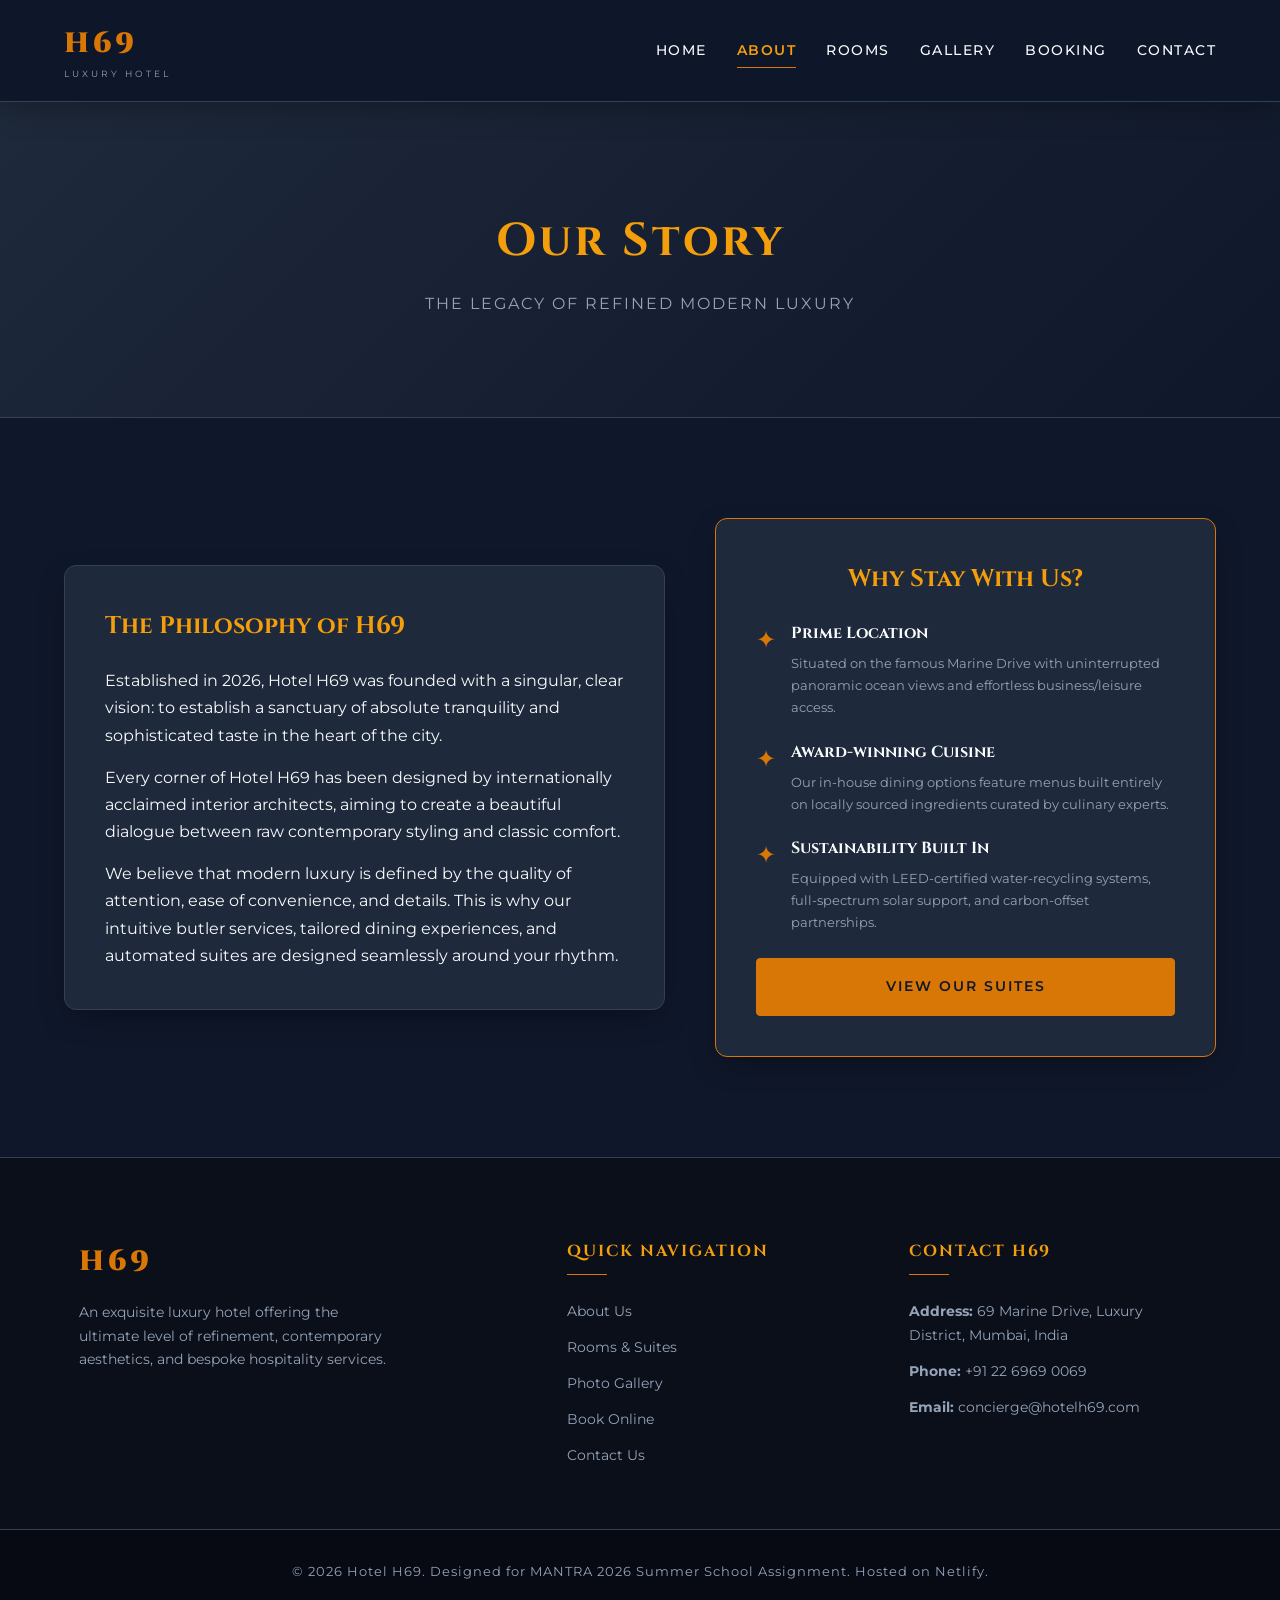
<file: about.html>
<!DOCTYPE html>
<html lang="en">
<head>
  <meta charset="UTF-8">
  <meta name="viewport" content="width=device-width, initial-scale=1.0">
  <title>About Hotel H69 | Our Story & Heritage | Official Site</title>
  <meta name="description" content="Discover the story and architectural marvel of Hotel H69. Learn about our commitment to luxury, guest experiences, and sustainable premium hospitality.">
  <meta name="keywords" content="about hotel h69, hotel story, luxury hospitality, h69 team, hotel heritage">
  <link rel="stylesheet" href="style.css">
</head>
<body>

<header class="site-header">
  <div class="container header-inner">
    <div class="logo-container">
      <a class="logo" href="index.html">H69</a>
      <span class="logo-sub">Luxury Hotel</span>
    </div>
    <button class="menu-btn" id="menuBtn" aria-label="Toggle navigation">☰</button>
    <nav class="nav-links" id="navLinks">
      <a href="index.html">Home</a>
      <a href="about.html" class="active">About</a>
      <a href="rooms.html">Rooms</a>
      <a href="gallery.html">Gallery</a>
      <a href="booking.html">Booking</a>
      <a href="contact.html">Contact</a>
    </nav>
  </div>
</header>

<section class="page-banner">
  <div class="container">
    <h1>Our Story</h1>
    <p>The Legacy of Refined Modern Luxury</p>
  </div>
</section>

<main class="container section">
  <div class="two-column">
    <div class="info-box">
      <h3>The Philosophy of H69</h3>
      <p>Established in 2026, Hotel H69 was founded with a singular, clear vision: to establish a sanctuary of absolute tranquility and sophisticated taste in the heart of the city.</p>
      <p style="margin-top: 15px;">Every corner of Hotel H69 has been designed by internationally acclaimed interior architects, aiming to create a beautiful dialogue between raw contemporary styling and classic comfort.</p>
      <p style="margin-top: 15px;">We believe that modern luxury is defined by the quality of attention, ease of convenience, and details. This is why our intuitive butler services, tailored dining experiences, and automated suites are designed seamlessly around your rhythm.</p>
    </div>
    
    <div class="calculator-box" style="text-align: center; border: 1px solid var(--color-accent);">
      <h3 style="font-family: var(--font-serif); font-size: 24px; color: var(--color-accent-light); margin-bottom: 20px;">Why Stay With Us?</h3>
      <div style="text-align: left; margin-bottom: 25px;">
        <div style="display: flex; gap: 15px; margin-bottom: 20px; align-items: flex-start;">
          <div style="font-size: 24px; color: var(--color-accent);">✦</div>
          <div>
            <h4 style="font-family: var(--font-serif); font-size: 16px; margin-bottom: 5px;">Prime Location</h4>
            <p style="color: var(--color-text-muted); font-size: 13px;">Situated on the famous Marine Drive with uninterrupted panoramic ocean views and effortless business/leisure access.</p>
          </div>
        </div>
        <div style="display: flex; gap: 15px; margin-bottom: 20px; align-items: flex-start;">
          <div style="font-size: 24px; color: var(--color-accent);">✦</div>
          <div>
            <h4 style="font-family: var(--font-serif); font-size: 16px; margin-bottom: 5px;">Award-winning Cuisine</h4>
            <p style="color: var(--color-text-muted); font-size: 13px;">Our in-house dining options feature menus built entirely on locally sourced ingredients curated by culinary experts.</p>
          </div>
        </div>
        <div style="display: flex; gap: 15px; align-items: flex-start;">
          <div style="font-size: 24px; color: var(--color-accent);">✦</div>
          <div>
            <h4 style="font-family: var(--font-serif); font-size: 16px; margin-bottom: 5px;">Sustainability Built In</h4>
            <p style="color: var(--color-text-muted); font-size: 13px;">Equipped with LEED-certified water-recycling systems, full-spectrum solar support, and carbon-offset partnerships.</p>
          </div>
        </div>
      </div>
      <a class="btn" href="rooms.html" style="width: 100%;">View Our Suites</a>
    </div>
  </div>
</main>

<footer class="site-footer">
  <div class="container footer-grid">
    <div class="footer-brand">
      <h3>H69</h3>
      <p>An exquisite luxury hotel offering the ultimate level of refinement, contemporary aesthetics, and bespoke hospitality services.</p>
    </div>
    <div class="footer-section">
      <h4>Quick Navigation</h4>
      <ul class="footer-links">
        <li><a href="about.html">About Us</a></li>
        <li><a href="rooms.html">Rooms &amp; Suites</a></li>
        <li><a href="gallery.html">Photo Gallery</a></li>
        <li><a href="booking.html">Book Online</a></li>
        <li><a href="contact.html">Contact Us</a></li>
      </ul>
    </div>
    <div class="footer-section footer-contact">
      <h4>Contact H69</h4>
      <p><strong>Address:</strong> 69 Marine Drive, Luxury District, Mumbai, India</p>
      <p><strong>Phone:</strong> +91 22 6969 0069</p>
      <p><strong>Email:</strong> concierge@hotelh69.com</p>
    </div>
  </div>
  <div class="copyright">
    <div class="container">
      <p>© 2026 Hotel H69. Designed for MANTRA 2026 Summer School Assignment. Hosted on Netlify.</p>
    </div>
  </div>
</footer>

<script src="script.js"></script>
</body>
</html>
</file>
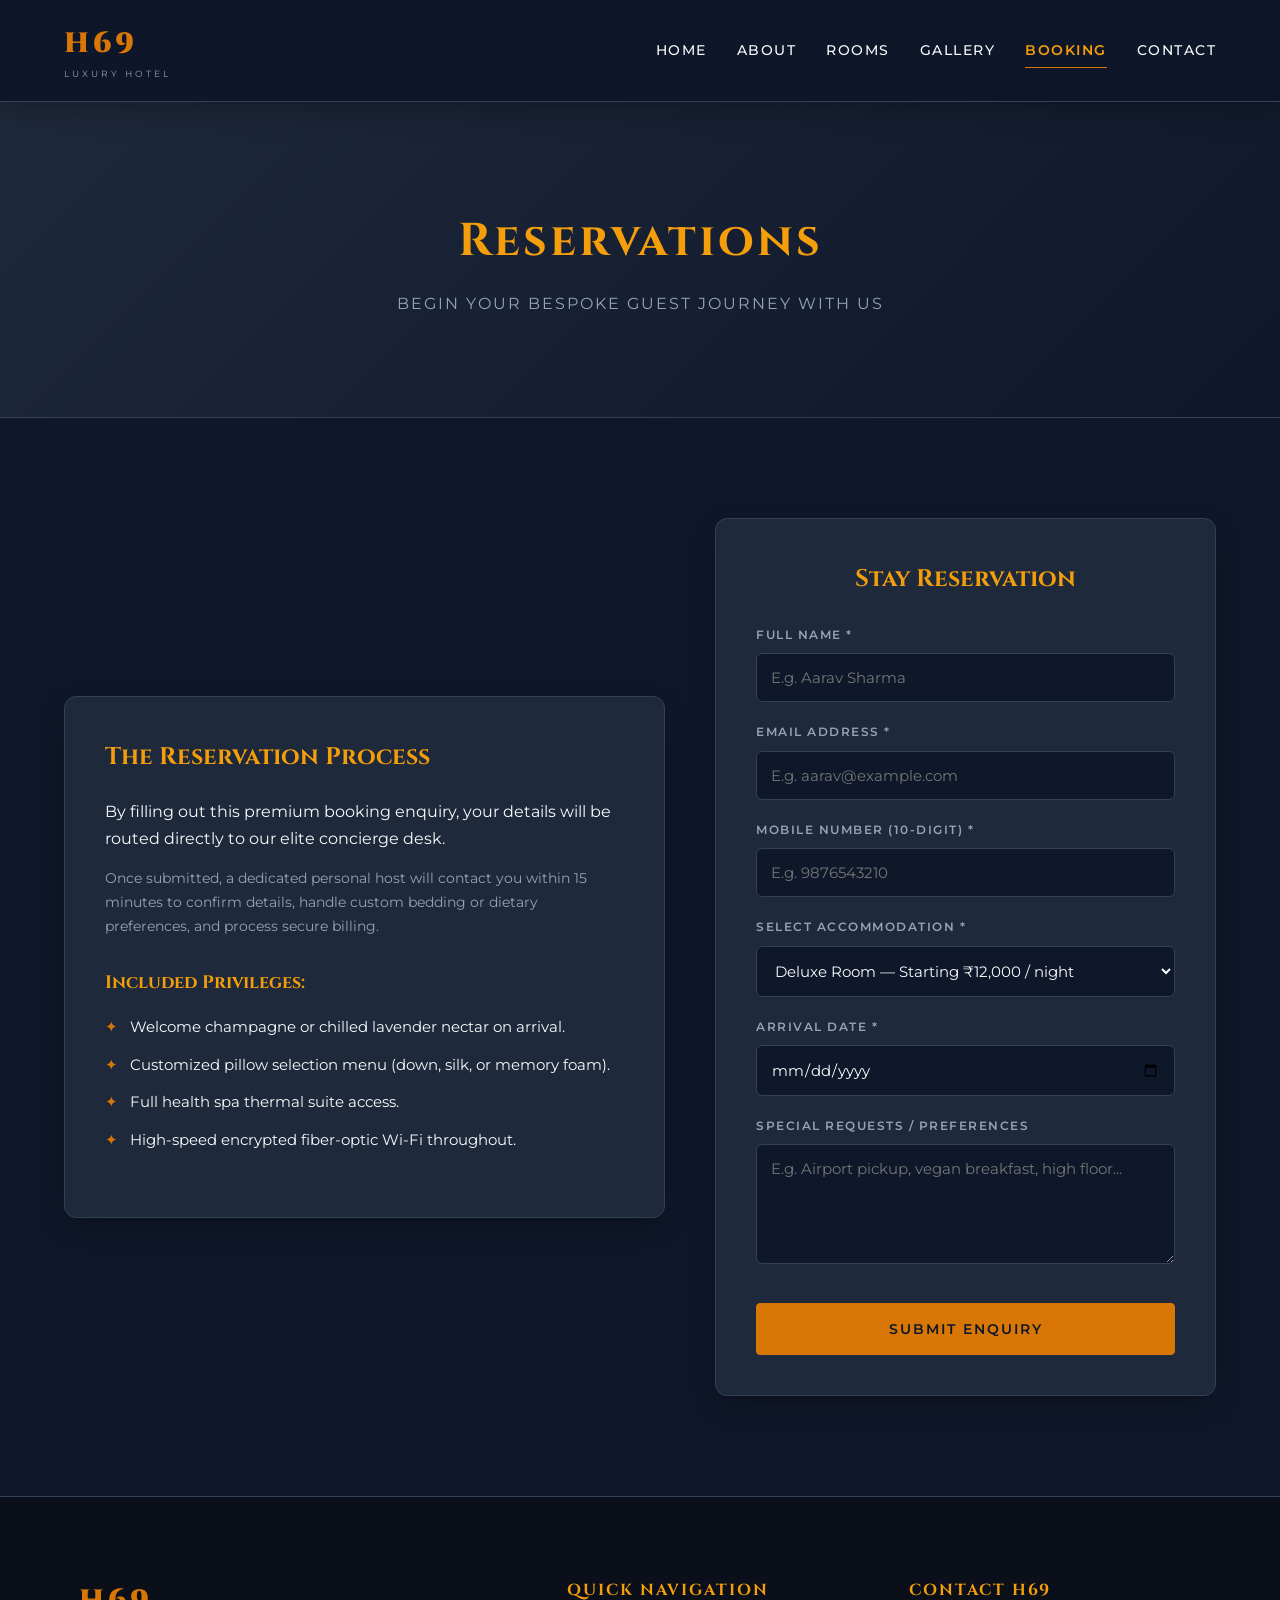
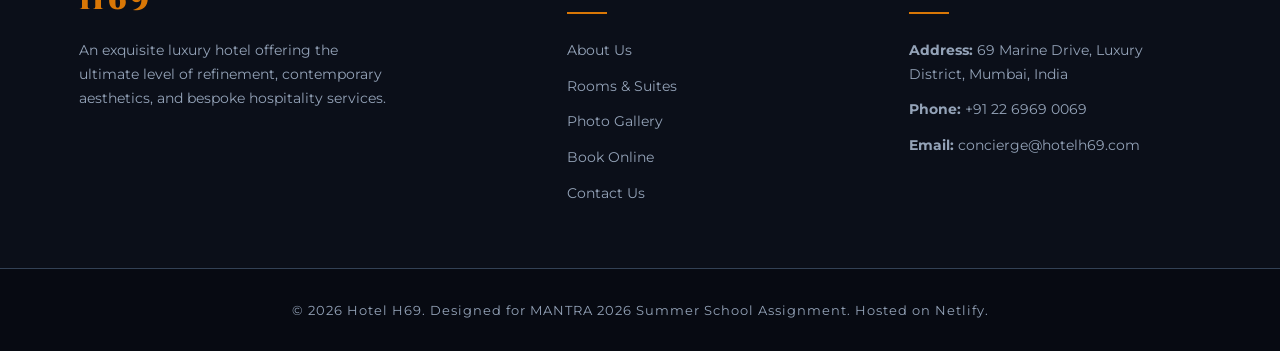
<file: booking.html>
<!DOCTYPE html>
<html lang="en">
<head>
  <meta charset="UTF-8">
  <meta name="viewport" content="width=device-width, initial-scale=1.0">
  <title>Book Your Stay | Hotel H69 Premium Reservation</title>
  <meta name="description" content="Secure your luxury stay at Hotel H69. Use our smart interactive booking form with complete validation to request rooms, suites, or our elite penthouse.">
  <meta name="keywords" content="h69 booking, reservation, luxury hotel reservation, book deluxe room, book suite">
  <link rel="stylesheet" href="style.css">
</head>
<body>

<header class="site-header">
  <div class="container header-inner">
    <div class="logo-container">
      <a class="logo" href="index.html">H69</a>
      <span class="logo-sub">Luxury Hotel</span>
    </div>
    <button class="menu-btn" id="menuBtn" aria-label="Toggle navigation">☰</button>
    <nav class="nav-links" id="navLinks">
      <a href="index.html">Home</a>
      <a href="about.html">About</a>
      <a href="rooms.html">Rooms</a>
      <a href="gallery.html">Gallery</a>
      <a href="booking.html" class="active">Booking</a>
      <a href="contact.html">Contact</a>
    </nav>
  </div>
</header>

<section class="page-banner">
  <div class="container">
    <h1>Reservations</h1>
    <p>Begin Your Bespoke Guest Journey with Us</p>
  </div>
</section>

<main class="container section">
  <div class="two-column">
    <div class="info-box">
      <h3>The Reservation Process</h3>
      <p>By filling out this premium booking enquiry, your details will be routed directly to our elite concierge desk.</p>
      <p style="margin-top: 15px; color: var(--color-text-muted); font-size: 14px;">Once submitted, a dedicated personal host will contact you within 15 minutes to confirm details, handle custom bedding or dietary preferences, and process secure billing.</p>
      
      <h4 style="font-family: var(--font-serif); font-size: 18px; color: var(--color-accent-light); margin-top: 30px; margin-bottom: 15px;">Included Privileges:</h4>
      <ul>
        <li>Welcome champagne or chilled lavender nectar on arrival.</li>
        <li>Customized pillow selection menu (down, silk, or memory foam).</li>
        <li>Full health spa thermal suite access.</li>
        <li>High-speed encrypted fiber-optic Wi-Fi throughout.</li>
      </ul>
    </div>

    <!-- Booking Form utilizing Netlify Forms and detailed JS validation -->
    <div class="calculator-box">
      <h3 style="font-family: var(--font-serif); font-size: 24px; color: var(--color-accent-light); margin-bottom: 25px; text-align: center;">Stay Reservation</h3>
      
      <form id="bookingForm" name="h69-booking" method="POST" data-netlify="true">
        <!-- Netlify Forms Hidden Input -->
        <input type="hidden" name="form-name" value="h69-booking" />
        
        <div class="form-group">
          <label for="fullName">Full Name *</label>
          <input type="text" id="fullName" name="name" placeholder="E.g. Aarav Sharma" required>
        </div>
        
        <div class="form-group">
          <label for="emailAddress">Email Address *</label>
          <input type="email" id="emailAddress" name="email" placeholder="E.g. aarav@example.com" required>
        </div>
        
        <div class="form-group">
          <label for="phoneNumber">Mobile Number (10-digit) *</label>
          <input type="tel" id="phoneNumber" name="phone" placeholder="E.g. 9876543210" required>
        </div>
        
        <div class="form-group">
          <label for="roomType">Select Accommodation *</label>
          <select id="roomType" name="room" required>
            <option value="deluxe">Deluxe Room — Starting ₹12,000 / night</option>
            <option value="executive">Executive Suite — Starting ₹25,000 / night</option>
            <option value="penthouse">The H69 Penthouse — Starting ₹65,000 / night</option>
          </select>
        </div>
        
        <div class="form-group">
          <label for="arrivalDate">Arrival Date *</label>
          <input type="date" id="arrivalDate" name="arrival" required>
        </div>
        
        <div class="form-group">
          <label for="specialRequests">Special Requests / Preferences</label>
          <textarea id="specialRequests" name="requests" placeholder="E.g. Airport pickup, vegan breakfast, high floor..."></textarea>
        </div>

        <button type="submit" class="btn" style="width: 100%; margin-top: 10px;">Submit Enquiry</button>
        
        <!-- Interactive JS feedback box -->
        <div class="form-message" id="formMessage"></div>
      </form>
    </div>
  </div>
</main>

<footer class="site-footer">
  <div class="container footer-grid">
    <div class="footer-brand">
      <h3>H69</h3>
      <p>An exquisite luxury hotel offering the ultimate level of refinement, contemporary aesthetics, and bespoke hospitality services.</p>
    </div>
    <div class="footer-section">
      <h4>Quick Navigation</h4>
      <ul class="footer-links">
        <li><a href="about.html">About Us</a></li>
        <li><a href="rooms.html">Rooms &amp; Suites</a></li>
        <li><a href="gallery.html">Photo Gallery</a></li>
        <li><a href="booking.html">Book Online</a></li>
        <li><a href="contact.html">Contact Us</a></li>
      </ul>
    </div>
    <div class="footer-section footer-contact">
      <h4>Contact H69</h4>
      <p><strong>Address:</strong> 69 Marine Drive, Luxury District, Mumbai, India</p>
      <p><strong>Phone:</strong> +91 22 6969 0069</p>
      <p><strong>Email:</strong> concierge@hotelh69.com</p>
    </div>
  </div>
  <div class="copyright">
    <div class="container">
      <p>© 2026 Hotel H69. Designed for MANTRA 2026 Summer School Assignment. Hosted on Netlify.</p>
    </div>
  </div>
</footer>

<script src="script.js"></script>
</body>
</html>
</file>
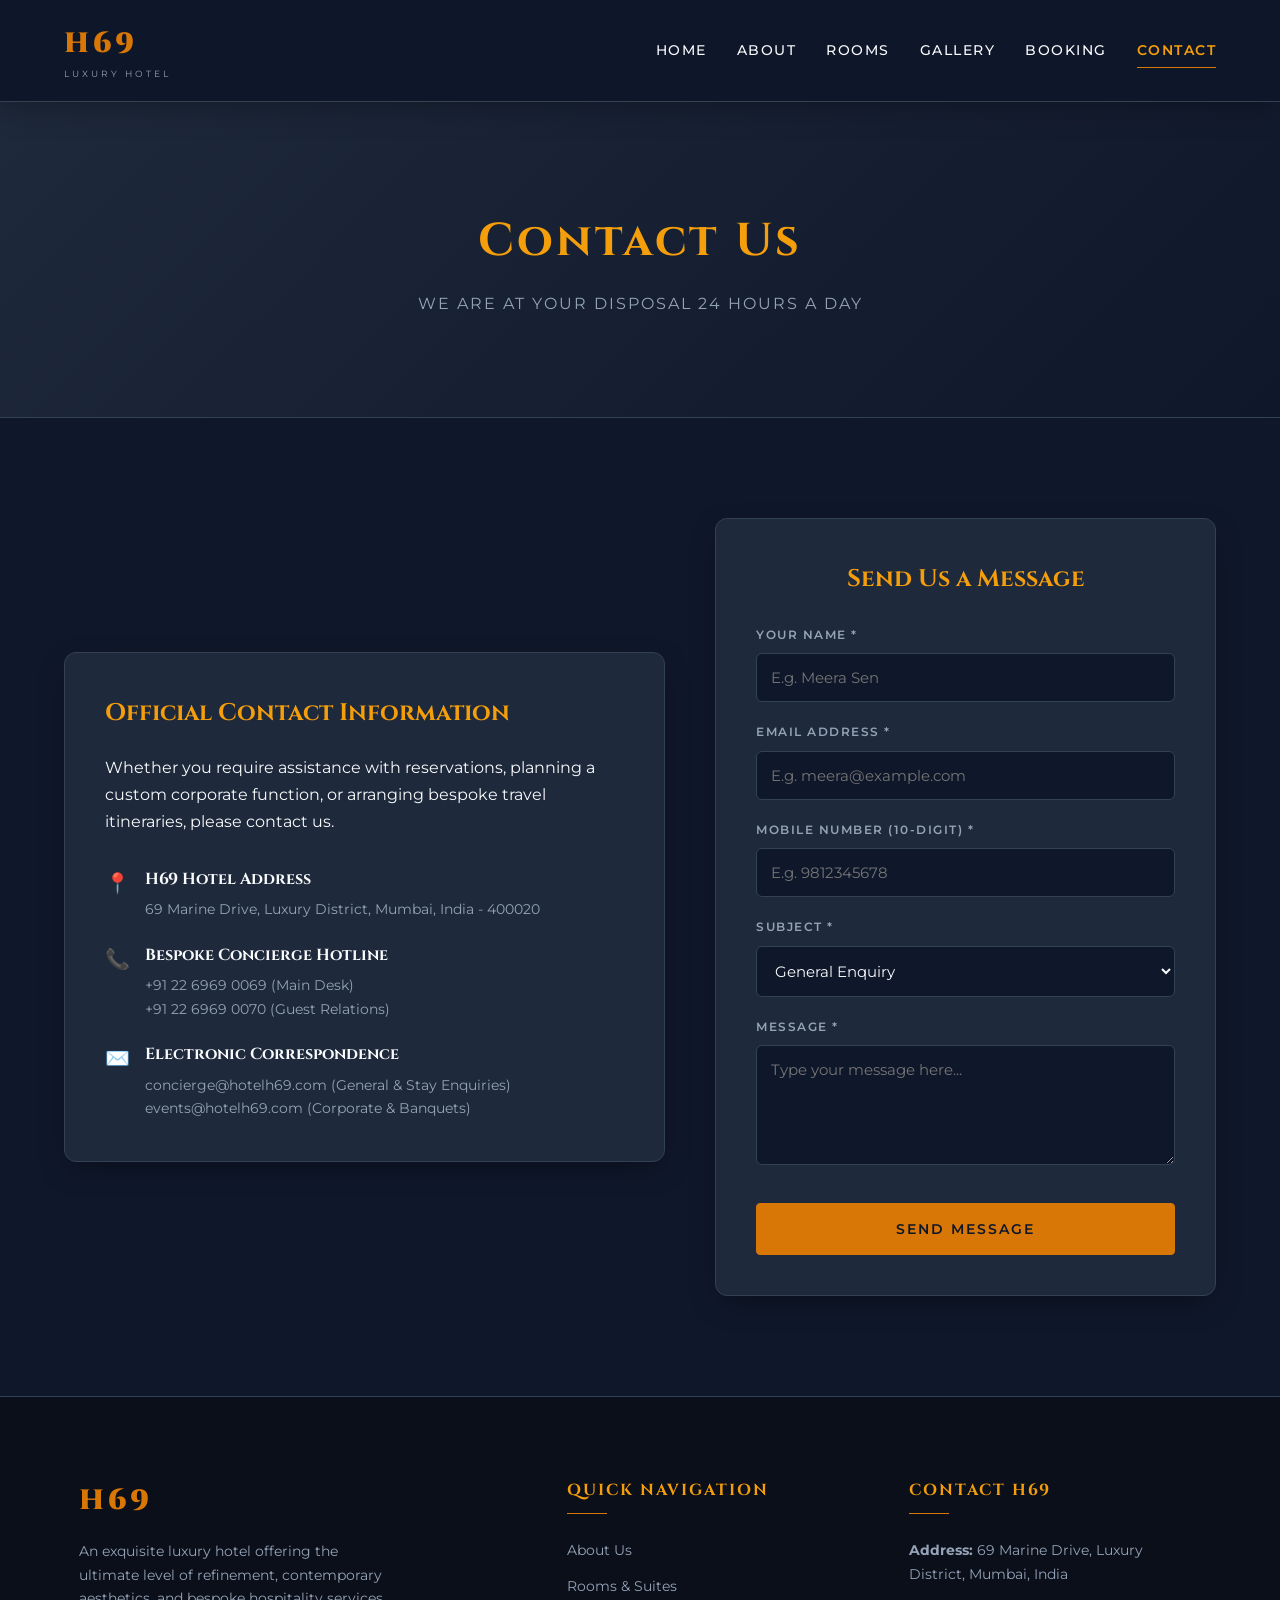
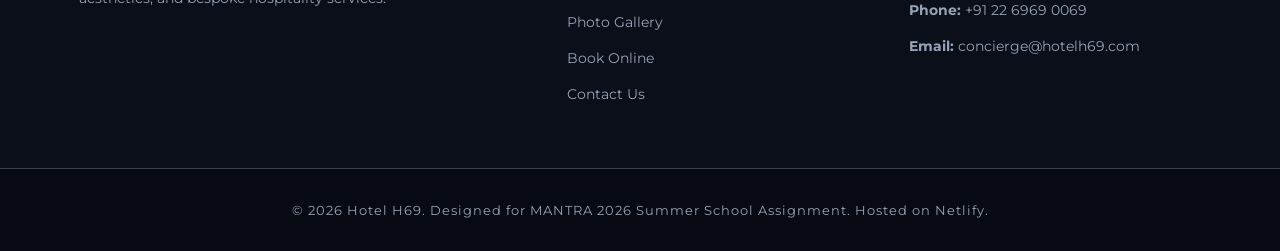
<file: contact.html>
<!DOCTYPE html>
<html lang="en">
<head>
  <meta charset="UTF-8">
  <meta name="viewport" content="width=device-width, initial-scale=1.0">
  <title>Contact Us | Hotel H69 Location & Enquiry</title>
  <meta name="description" content="Get in touch with Hotel H69. Find our official contact details, physical address at Marine Drive, and send a message using our validated online contact form.">
  <meta name="keywords" content="h69 contact, hotel location, marine drive hotel, hotel h69 email, hotel phone number">
  <link rel="stylesheet" href="style.css">
</head>
<body>

<header class="site-header">
  <div class="container header-inner">
    <div class="logo-container">
      <a class="logo" href="index.html">H69</a>
      <span class="logo-sub">Luxury Hotel</span>
    </div>
    <button class="menu-btn" id="menuBtn" aria-label="Toggle navigation">☰</button>
    <nav class="nav-links" id="navLinks">
      <a href="index.html">Home</a>
      <a href="about.html">About</a>
      <a href="rooms.html">Rooms</a>
      <a href="gallery.html">Gallery</a>
      <a href="booking.html">Booking</a>
      <a href="contact.html" class="active">Contact</a>
    </nav>
  </div>
</header>

<section class="page-banner">
  <div class="container">
    <h1>Contact Us</h1>
    <p>We are At Your Disposal 24 Hours a Day</p>
  </div>
</section>

<main class="container section">
  <div class="two-column">
    <div class="info-box">
      <h3>Official Contact Information</h3>
      <p>Whether you require assistance with reservations, planning a custom corporate function, or arranging bespoke travel itineraries, please contact us.</p>
      
      <div style="margin-top: 30px;">
        <div style="display: flex; gap: 15px; margin-bottom: 20px; align-items: flex-start;">
          <div style="font-size: 20px; color: var(--color-accent-light);">📍</div>
          <div>
            <h4 style="font-family: var(--font-serif); font-size: 16px; margin-bottom: 5px;">H69 Hotel Address</h4>
            <p style="color: var(--color-text-muted); font-size: 14px;">69 Marine Drive, Luxury District, Mumbai, India - 400020</p>
          </div>
        </div>

        <div style="display: flex; gap: 15px; margin-bottom: 20px; align-items: flex-start;">
          <div style="font-size: 20px; color: var(--color-accent-light);">📞</div>
          <div>
            <h4 style="font-family: var(--font-serif); font-size: 16px; margin-bottom: 5px;">Bespoke Concierge Hotline</h4>
            <p style="color: var(--color-text-muted); font-size: 14px;">+91 22 6969 0069 (Main Desk)</p>
            <p style="color: var(--color-text-muted); font-size: 14px;">+91 22 6969 0070 (Guest Relations)</p>
          </div>
        </div>

        <div style="display: flex; gap: 15px; align-items: flex-start;">
          <div style="font-size: 20px; color: var(--color-accent-light);">✉️</div>
          <div>
            <h4 style="font-family: var(--font-serif); font-size: 16px; margin-bottom: 5px;">Electronic Correspondence</h4>
            <p style="color: var(--color-text-muted); font-size: 14px;">concierge@hotelh69.com (General &amp; Stay Enquiries)</p>
            <p style="color: var(--color-text-muted); font-size: 14px;">events@hotelh69.com (Corporate &amp; Banquets)</p>
          </div>
        </div>
      </div>
    </div>

    <!-- Contact Form utilizing Netlify Forms and detailed JS validation -->
    <div class="calculator-box">
      <h3 style="font-family: var(--font-serif); font-size: 24px; color: var(--color-accent-light); margin-bottom: 25px; text-align: center;">Send Us a Message</h3>
      
      <form id="contactForm" name="h69-contact" method="POST" data-netlify="true">
        <!-- Netlify Forms Hidden Input -->
        <input type="hidden" name="form-name" value="h69-contact" />
        
        <div class="form-group">
          <label for="contactName">Your Name *</label>
          <input type="text" id="contactName" name="name" placeholder="E.g. Meera Sen" required>
        </div>
        
        <div class="form-group">
          <label for="contactEmail">Email Address *</label>
          <input type="email" id="contactEmail" name="email" placeholder="E.g. meera@example.com" required>
        </div>
        
        <div class="form-group">
          <label for="contactPhone">Mobile Number (10-digit) *</label>
          <input type="tel" id="contactPhone" name="phone" placeholder="E.g. 9812345678" required>
        </div>

        <div class="form-group">
          <label for="contactSubject">Subject *</label>
          <select id="contactSubject" name="subject" required>
            <option value="general" selected>General Enquiry</option>
            <option value="feedback">Guest Experience Feedback</option>
            <option value="events">Events &amp; Banquets</option>
            <option value="career">Careers / Human Resources</option>
          </select>
        </div>
        
        <div class="form-group">
          <label for="contactMessage">Message *</label>
          <textarea id="contactMessage" name="message" placeholder="Type your message here..." required></textarea>
        </div>

        <button type="submit" class="btn" style="width: 100%; margin-top: 10px;">Send Message</button>
        
        <!-- Interactive JS feedback box -->
        <div class="form-message" id="formMessage"></div>
      </form>
    </div>
  </div>
</main>

<footer class="site-footer">
  <div class="container footer-grid">
    <div class="footer-brand">
      <h3>H69</h3>
      <p>An exquisite luxury hotel offering the ultimate level of refinement, contemporary aesthetics, and bespoke hospitality services.</p>
    </div>
    <div class="footer-section">
      <h4>Quick Navigation</h4>
      <ul class="footer-links">
        <li><a href="about.html">About Us</a></li>
        <li><a href="rooms.html">Rooms &amp; Suites</a></li>
        <li><a href="gallery.html">Photo Gallery</a></li>
        <li><a href="booking.html">Book Online</a></li>
        <li><a href="contact.html">Contact Us</a></li>
      </ul>
    </div>
    <div class="footer-section footer-contact">
      <h4>Contact H69</h4>
      <p><strong>Address:</strong> 69 Marine Drive, Luxury District, Mumbai, India</p>
      <p><strong>Phone:</strong> +91 22 6969 0069</p>
      <p><strong>Email:</strong> concierge@hotelh69.com</p>
    </div>
  </div>
  <div class="copyright">
    <div class="container">
      <p>© 2026 Hotel H69. Designed for MANTRA 2026 Summer School Assignment. Hosted on Netlify.</p>
    </div>
  </div>
</footer>

<script src="script.js"></script>
</body>
</html>
</file>
<file: style.css>
/* 
  H69 Luxury Hotel - Core Stylesheet
  Designed for MANTRA 2026 Summer School Assignment
*/

/* --- Google Fonts Import --- */
@import url('https://fonts.googleapis.com/css2?family=Cinzel:wght@400;600;700;900&family=Montserrat:wght@200;300;400;500;600;700&display=swap');

/* --- Root & CSS Variables --- */
:root {
  /* Elegant Premium Color Palette */
  --color-primary: #0F172A;     /* Rich dark slate background */
  --color-secondary: #1E293B;   /* Medium slate card/header background */
  --color-accent: #D97706;      /* Sophisticated deep amber/gold */
  --color-accent-light: #F59E0B;/* Bright luxury gold glow */
  --color-accent-dark: #B45309; /* Dark burnished bronze */
  --color-text-light: #F8FAFC;  /* Off-white readable text */
  --color-text-muted: #94A3B8;  /* Muted slate for descriptions */
  --color-border: #334155;      /* Subtle border color */
  --color-success: #10B981;     /* Success green for confirmation messages */
  --color-error: #EF4444;       /* Alert red for errors */

  /* Fonts */
  --font-serif: 'Cinzel', 'Georgia', serif;
  --font-sans: 'Montserrat', 'Arial', sans-serif;
  
  /* Transitions & Effects */
  --transition-smooth: all 0.4s cubic-bezier(0.4, 0, 0.2, 1);
  --shadow-premium: 0 10px 30px -10px rgba(0, 0, 0, 0.5);
  --shadow-gold: 0 4px 20px rgba(217, 119, 6, 0.15);
  --border-radius: 12px;
}

/* --- Base Resets --- */
* {
  box-sizing: border-box;
  margin: 0;
  padding: 0;
}

html {
  scroll-behavior: smooth;
  height: -webkit-fill-available;
}

body {
  font-family: var(--font-sans);
  background-color: var(--color-primary);
  color: var(--color-text-light);
  line-height: 1.7;
  overflow-x: hidden;
  -webkit-font-smoothing: antialiased;
}

.container {
  width: 90%;
  max-width: 1200px;
  margin: 0 auto;
  padding: 0 15px;
}

/* --- Header & Navigation --- */
.site-header {
  background-color: rgba(15, 23, 42, 0.95);
  backdrop-filter: blur(12px);
  -webkit-backdrop-filter: blur(12px);
  border-bottom: 1px solid var(--color-border);
  position: sticky;
  top: 0;
  z-index: 1000;
  box-shadow: 0 4px 30px rgba(0, 0, 0, 0.3);
  transition: var(--transition-smooth);
}

.header-inner {
  display: flex;
  justify-content: space-between;
  align-items: center;
  padding: 20px 0;
}

.logo-container {
  display: flex;
  flex-direction: column;
}

.logo {
  font-family: var(--font-serif);
  font-size: 28px;
  font-weight: 900;
  color: var(--color-accent);
  text-decoration: none;
  letter-spacing: 4px;
  transition: var(--transition-smooth);
}

.logo:hover {
  color: var(--color-accent-light);
  text-shadow: 0 0 10px rgba(245, 158, 11, 0.3);
}

.logo-sub {
  font-size: 9px;
  letter-spacing: 3px;
  color: var(--color-text-muted);
  text-transform: uppercase;
  margin-top: -2px;
}

.nav-links {
  display: flex;
  gap: 30px;
  align-items: center;
}

.nav-links a {
  color: var(--color-text-light);
  text-decoration: none;
  font-size: 14px;
  font-weight: 500;
  letter-spacing: 1.5px;
  text-transform: uppercase;
  position: relative;
  padding: 6px 0;
  transition: var(--transition-smooth);
}

.nav-links a::after {
  content: '';
  position: absolute;
  bottom: 0;
  left: 0;
  width: 0;
  height: 1.5px;
  background-color: var(--color-accent);
  transition: var(--transition-smooth);
}

.nav-links a:hover {
  color: var(--color-accent-light);
}

.nav-links a:hover::after,
.nav-links a.active::after {
  width: 100%;
}

.nav-links a.active {
  color: var(--color-accent-light);
  font-weight: 600;
}

.menu-btn {
  display: none;
  background: transparent;
  color: var(--color-accent);
  border: 1px solid var(--color-accent);
  padding: 8px 14px;
  font-size: 20px;
  border-radius: 6px;
  cursor: pointer;
  transition: var(--transition-smooth);
}

.menu-btn:hover {
  background-color: var(--color-accent);
  color: var(--color-primary);
}

/* --- Hero Section --- */
.hero {
  min-height: 85vh;
  background: linear-gradient(rgba(15, 23, 42, 0.75), rgba(15, 23, 42, 0.85)), url("images/hero.svg") center/cover no-repeat;
  display: flex;
  align-items: center;
  position: relative;
}

.hero-content {
  max-width: 800px;
  padding: 40px 0;
}

.hero-subtitle {
  font-size: 14px;
  color: var(--color-accent);
  letter-spacing: 6px;
  text-transform: uppercase;
  font-weight: 600;
  margin-bottom: 15px;
}

.hero h1 {
  font-family: var(--font-serif);
  font-size: 56px;
  font-weight: 700;
  line-height: 1.2;
  margin-bottom: 24px;
  letter-spacing: 2px;
}

.hero p {
  font-size: 18px;
  color: var(--color-text-muted);
  margin-bottom: 35px;
  max-width: 600px;
}

.btn-group {
  display: flex;
  flex-wrap: wrap;
  gap: 15px;
}

/* --- Buttons --- */
.btn {
  display: inline-block;
  background-color: var(--color-accent);
  color: var(--color-primary);
  font-family: var(--font-sans);
  font-size: 14px;
  font-weight: 600;
  letter-spacing: 2px;
  text-transform: uppercase;
  padding: 16px 32px;
  border-radius: 4px;
  text-decoration: none;
  border: 1px solid var(--color-accent);
  cursor: pointer;
  transition: var(--transition-smooth);
}

.btn:hover {
  background-color: var(--color-accent-light);
  border-color: var(--color-accent-light);
  box-shadow: var(--shadow-gold);
  transform: translateY(-2px);
}

.btn-outline {
  background-color: transparent;
  color: var(--color-text-light);
  border-color: var(--color-border);
}

.btn-outline:hover {
  background-color: var(--color-text-light);
  color: var(--color-primary);
  border-color: var(--color-text-light);
  transform: translateY(-2px);
  box-shadow: none;
}

.btn-small {
  padding: 10px 20px;
  font-size: 12px;
}

/* --- Page Banners --- */
.page-banner {
  background: linear-gradient(135deg, var(--color-secondary), var(--color-primary));
  border-bottom: 1px solid var(--color-border);
  padding: 100px 0;
  text-align: center;
  position: relative;
}

.page-banner h1 {
  font-family: var(--font-serif);
  font-size: 46px;
  letter-spacing: 3px;
  color: var(--color-accent-light);
  margin-bottom: 10px;
}

.page-banner p {
  color: var(--color-text-muted);
  font-size: 16px;
  letter-spacing: 2px;
  text-transform: uppercase;
}

/* --- Sections --- */
.section {
  padding: 100px 0;
}

.section-header {
  text-align: center;
  margin-bottom: 60px;
}

.section-subtitle {
  font-size: 12px;
  color: var(--color-accent);
  letter-spacing: 4px;
  text-transform: uppercase;
  font-weight: 600;
  margin-bottom: 10px;
  display: block;
}

.section h2 {
  font-family: var(--font-serif);
  font-size: 38px;
  letter-spacing: 2px;
  color: var(--color-text-light);
}

.section-header p {
  color: var(--color-text-muted);
  margin-top: 15px;
  max-width: 600px;
  margin-left: auto;
  margin-right: auto;
}

/* --- Cards / Grid --- */
.cards {
  display: grid;
  grid-template-columns: repeat(3, 1fr);
  gap: 30px;
}

.card {
  background-color: var(--color-secondary);
  border: 1px solid var(--color-border);
  border-radius: var(--border-radius);
  overflow: hidden;
  box-shadow: var(--shadow-premium);
  transition: var(--transition-smooth);
}

.card:hover {
  transform: translateY(-8px);
  border-color: var(--color-accent);
  box-shadow: var(--shadow-gold);
}

.card-img-container {
  width: 100%;
  height: 240px;
  overflow: hidden;
  position: relative;
}

.card-img-container img {
  width: 100%;
  height: 100%;
  object-fit: cover;
  transition: var(--transition-smooth);
}

.card:hover .card-img-container img {
  transform: scale(1.08);
}

.card-content {
  padding: 30px;
}

.card-tag {
  font-size: 11px;
  color: var(--color-accent);
  letter-spacing: 2px;
  text-transform: uppercase;
  font-weight: 600;
  margin-bottom: 10px;
  display: block;
}

.card h3 {
  font-family: var(--font-serif);
  font-size: 22px;
  color: var(--color-text-light);
  margin-bottom: 12px;
}

.card p {
  color: var(--color-text-muted);
  font-size: 14px;
  margin-bottom: 20px;
}

.card-footer {
  display: flex;
  justify-content: space-between;
  align-items: center;
  border-top: 1px solid var(--color-border);
  padding-top: 20px;
  margin-top: auto;
}

.price {
  font-size: 20px;
  font-weight: 700;
  color: var(--color-accent-light);
}

.price span {
  font-size: 12px;
  color: var(--color-text-muted);
  font-weight: 400;
}

/* --- Features Block --- */
.features-grid {
  display: grid;
  grid-template-columns: repeat(4, 1fr);
  gap: 20px;
  margin-top: 40px;
}

.feature-box {
  background-color: var(--color-secondary);
  border: 1px solid var(--color-border);
  padding: 30px 20px;
  border-radius: var(--border-radius);
  text-align: center;
  transition: var(--transition-smooth);
}

.feature-box:hover {
  border-color: var(--color-accent);
  transform: translateY(-5px);
}

.feature-icon {
  font-size: 32px;
  color: var(--color-accent);
  margin-bottom: 15px;
}

.feature-box h3 {
  font-family: var(--font-serif);
  font-size: 18px;
  margin-bottom: 10px;
}

.feature-box p {
  color: var(--color-text-muted);
  font-size: 13px;
}

/* --- Highlight Section --- */
.highlight-block {
  background: linear-gradient(rgba(15, 23, 42, 0.85), rgba(15, 23, 42, 0.85)), url("images/hero.svg") center/cover no-repeat;
  border: 1px solid var(--color-accent);
  border-radius: var(--border-radius);
  padding: 80px 40px;
  text-align: center;
  margin-bottom: 40px;
  box-shadow: var(--shadow-premium);
}

.highlight-block h2 {
  font-family: var(--font-serif);
  font-size: 36px;
  color: var(--color-accent-light);
  margin-bottom: 15px;
}

.highlight-block p {
  font-size: 18px;
  max-width: 700px;
  margin: 0 auto 30px auto;
  color: var(--color-text-muted);
}

/* --- Two Column Layout --- */
.two-column {
  display: grid;
  grid-template-columns: 1.2fr 1fr;
  gap: 50px;
  align-items: center;
}

.info-box {
  background-color: var(--color-secondary);
  border: 1px solid var(--color-border);
  padding: 40px;
  border-radius: var(--border-radius);
  box-shadow: var(--shadow-premium);
}

.info-box h3 {
  font-family: var(--font-serif);
  font-size: 24px;
  color: var(--color-accent-light);
  margin-bottom: 20px;
}

.info-box ul {
  list-style: none;
  margin-bottom: 25px;
}

.info-box ul li {
  position: relative;
  padding-left: 25px;
  margin-bottom: 12px;
  font-size: 15px;
}

.info-box ul li::before {
  content: '✦';
  position: absolute;
  left: 0;
  color: var(--color-accent);
}

/* --- Form Styles --- */
.calculator-box {
  background-color: var(--color-secondary);
  border: 1px solid var(--color-border);
  padding: 40px;
  border-radius: var(--border-radius);
  box-shadow: var(--shadow-premium);
}

form {
  width: 100%;
}

.form-group {
  margin-bottom: 20px;
}

label {
  display: block;
  font-size: 12px;
  font-weight: 600;
  letter-spacing: 1.5px;
  text-transform: uppercase;
  color: var(--color-text-muted);
  margin-bottom: 8px;
}

input, select, textarea {
  width: 100%;
  background-color: var(--color-primary);
  border: 1px solid var(--color-border);
  border-radius: 6px;
  padding: 14px;
  color: var(--color-text-light);
  font-family: var(--font-sans);
  font-size: 15px;
  transition: var(--transition-smooth);
}

input:focus, select:focus, textarea:focus {
  outline: none;
  border-color: var(--color-accent);
  box-shadow: 0 0 10px rgba(217, 119, 6, 0.1);
}

textarea {
  resize: vertical;
  min-height: 120px;
}

.form-message {
  margin-top: 15px;
  padding: 12px;
  border-radius: 6px;
  font-size: 14px;
  font-weight: 500;
  display: none;
  text-align: center;
}

.result-box {
  margin-top: 25px;
  padding: 20px;
  background-color: var(--color-primary);
  border: 1px solid var(--color-border);
  border-radius: 6px;
  text-align: center;
}

.result {
  font-size: 20px;
  font-weight: 700;
  color: var(--color-accent-light);
}

/* --- Gallery & Filter --- */
.filter-buttons {
  display: flex;
  justify-content: center;
  gap: 10px;
  margin-bottom: 40px;
  flex-wrap: wrap;
}

.filter-btn {
  background: transparent;
  color: var(--color-text-muted);
  border: 1px solid var(--color-border);
  padding: 10px 20px;
  border-radius: 4px;
  cursor: pointer;
  font-family: var(--font-sans);
  font-weight: 600;
  font-size: 12px;
  letter-spacing: 1.5px;
  text-transform: uppercase;
  transition: var(--transition-smooth);
}

.filter-btn:hover, .filter-btn.active {
  background-color: var(--color-accent);
  color: var(--color-primary);
  border-color: var(--color-accent);
}

.gallery-grid {
  display: grid;
  grid-template-columns: repeat(3, 1fr);
  gap: 25px;
}

.gallery-item {
  position: relative;
  border-radius: var(--border-radius);
  overflow: hidden;
  aspect-ratio: 4/3;
  border: 1px solid var(--color-border);
  box-shadow: var(--shadow-premium);
  cursor: pointer;
  transition: var(--transition-smooth);
}

.gallery-item img {
  width: 100%;
  height: 100%;
  object-fit: cover;
  transition: var(--transition-smooth);
}

.gallery-overlay {
  position: absolute;
  top: 0;
  left: 0;
  width: 100%;
  height: 100%;
  background: linear-gradient(transparent, rgba(15, 23, 42, 0.9));
  display: flex;
  flex-direction: column;
  justify-content: flex-end;
  padding: 25px;
  opacity: 0;
  transition: var(--transition-smooth);
}

.gallery-item:hover {
  transform: translateY(-5px);
  border-color: var(--color-accent);
  box-shadow: var(--shadow-gold);
}

.gallery-item:hover img {
  transform: scale(1.08);
}

.gallery-item:hover .gallery-overlay {
  opacity: 1;
}

.gallery-overlay h3 {
  font-family: var(--font-serif);
  font-size: 20px;
  color: var(--color-accent-light);
  margin-bottom: 5px;
}

.gallery-overlay p {
  color: var(--color-text-muted);
  font-size: 13px;
  letter-spacing: 1px;
  text-transform: uppercase;
}

/* --- Footer --- */
.site-footer {
  background-color: #0B0F19;
  color: var(--color-text-light);
  border-top: 1px solid var(--color-border);
  padding: 80px 0 0 0;
  font-size: 14px;
}

.footer-grid {
  display: grid;
  grid-template-columns: 1.5fr 1fr 1fr;
  gap: 50px;
  margin-bottom: 50px;
}

.footer-brand h3 {
  font-family: var(--font-serif);
  font-size: 28px;
  font-weight: 900;
  color: var(--color-accent);
  letter-spacing: 4px;
  margin-bottom: 15px;
}

.footer-brand p {
  color: var(--color-text-muted);
  max-width: 320px;
  margin-bottom: 20px;
}

.footer-section h4 {
  font-family: var(--font-serif);
  font-size: 16px;
  letter-spacing: 2px;
  text-transform: uppercase;
  color: var(--color-accent-light);
  margin-bottom: 25px;
  position: relative;
  padding-bottom: 10px;
}

.footer-section h4::after {
  content: '';
  position: absolute;
  bottom: 0;
  left: 0;
  width: 40px;
  height: 1.5px;
  background-color: var(--color-accent);
}

.footer-links {
  list-style: none;
}

.footer-links li {
  margin-bottom: 12px;
}

.footer-links a {
  color: var(--color-text-muted);
  text-decoration: none;
  transition: var(--transition-smooth);
}

.footer-links a:hover {
  color: var(--color-accent-light);
  padding-left: 5px;
}

.footer-contact p {
  color: var(--color-text-muted);
  margin-bottom: 12px;
}

.copyright {
  text-align: center;
  padding: 30px 0;
  border-top: 1px solid var(--color-border);
  background-color: #070A12;
  color: var(--color-text-muted);
  font-size: 13px;
  letter-spacing: 1px;
}

/* --- Responsive Media Queries --- */
@media (max-width: 1024px) {
  .cards {
    grid-template-columns: repeat(2, 1fr);
  }
  .gallery-grid {
    grid-template-columns: repeat(2, 1fr);
  }
  .features-grid {
    grid-template-columns: repeat(2, 1fr);
  }
  .footer-grid {
    grid-template-columns: repeat(2, 1fr);
  }
}

@media (max-width: 768px) {
  .menu-btn {
    display: block;
  }
  
  .nav-links {
    display: none;
    flex-direction: column;
    position: absolute;
    top: 100%;
    left: 0;
    width: 100%;
    background-color: rgba(15, 23, 42, 0.98);
    backdrop-filter: blur(12px);
    -webkit-backdrop-filter: blur(12px);
    padding: 30px;
    border-bottom: 1px solid var(--color-border);
    gap: 20px;
    box-shadow: 0 10px 30px rgba(0,0,0,0.5);
  }
  
  .nav-links.show {
    display: flex;
  }
  
  .hero h1 {
    font-size: 40px;
  }
  
  .hero p {
    font-size: 16px;
  }
  
  .section {
    padding: 60px 0;
  }
  
  .section h2 {
    font-size: 30px;
  }
  
  .page-banner {
    padding: 70px 0;
  }
  
  .page-banner h1 {
    font-size: 34px;
  }
  
  .two-column {
    grid-template-columns: 1fr;
    gap: 40px;
  }
  
  .footer-grid {
    grid-template-columns: 1fr;
    gap: 40px;
  }
}

@media (max-width: 480px) {
  .cards {
    grid-template-columns: 1fr;
  }
  
  .gallery-grid {
    grid-template-columns: 1fr;
  }
  
  .features-grid {
    grid-template-columns: 1fr;
  }
  
  .hero h1 {
    font-size: 32px;
  }
  
  .btn {
    width: 100%;
    text-align: center;
  }
}
</file>
